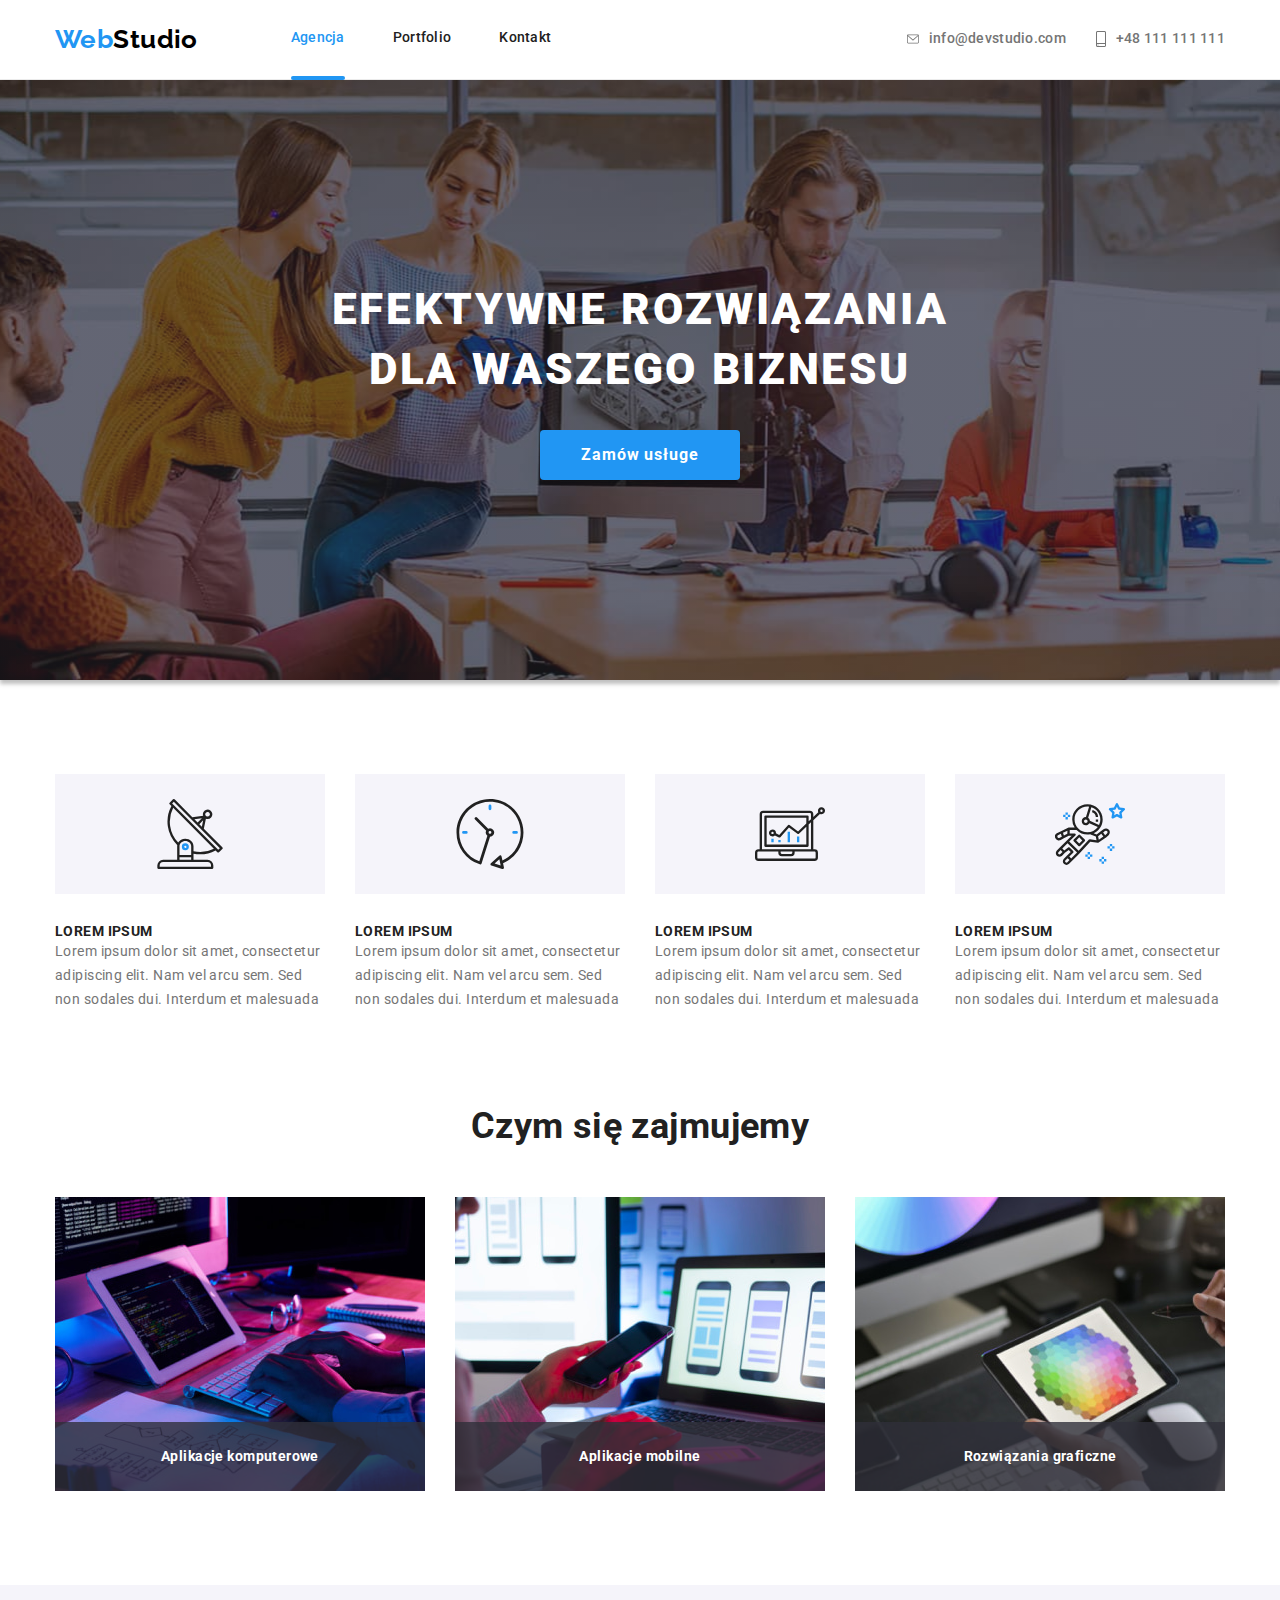
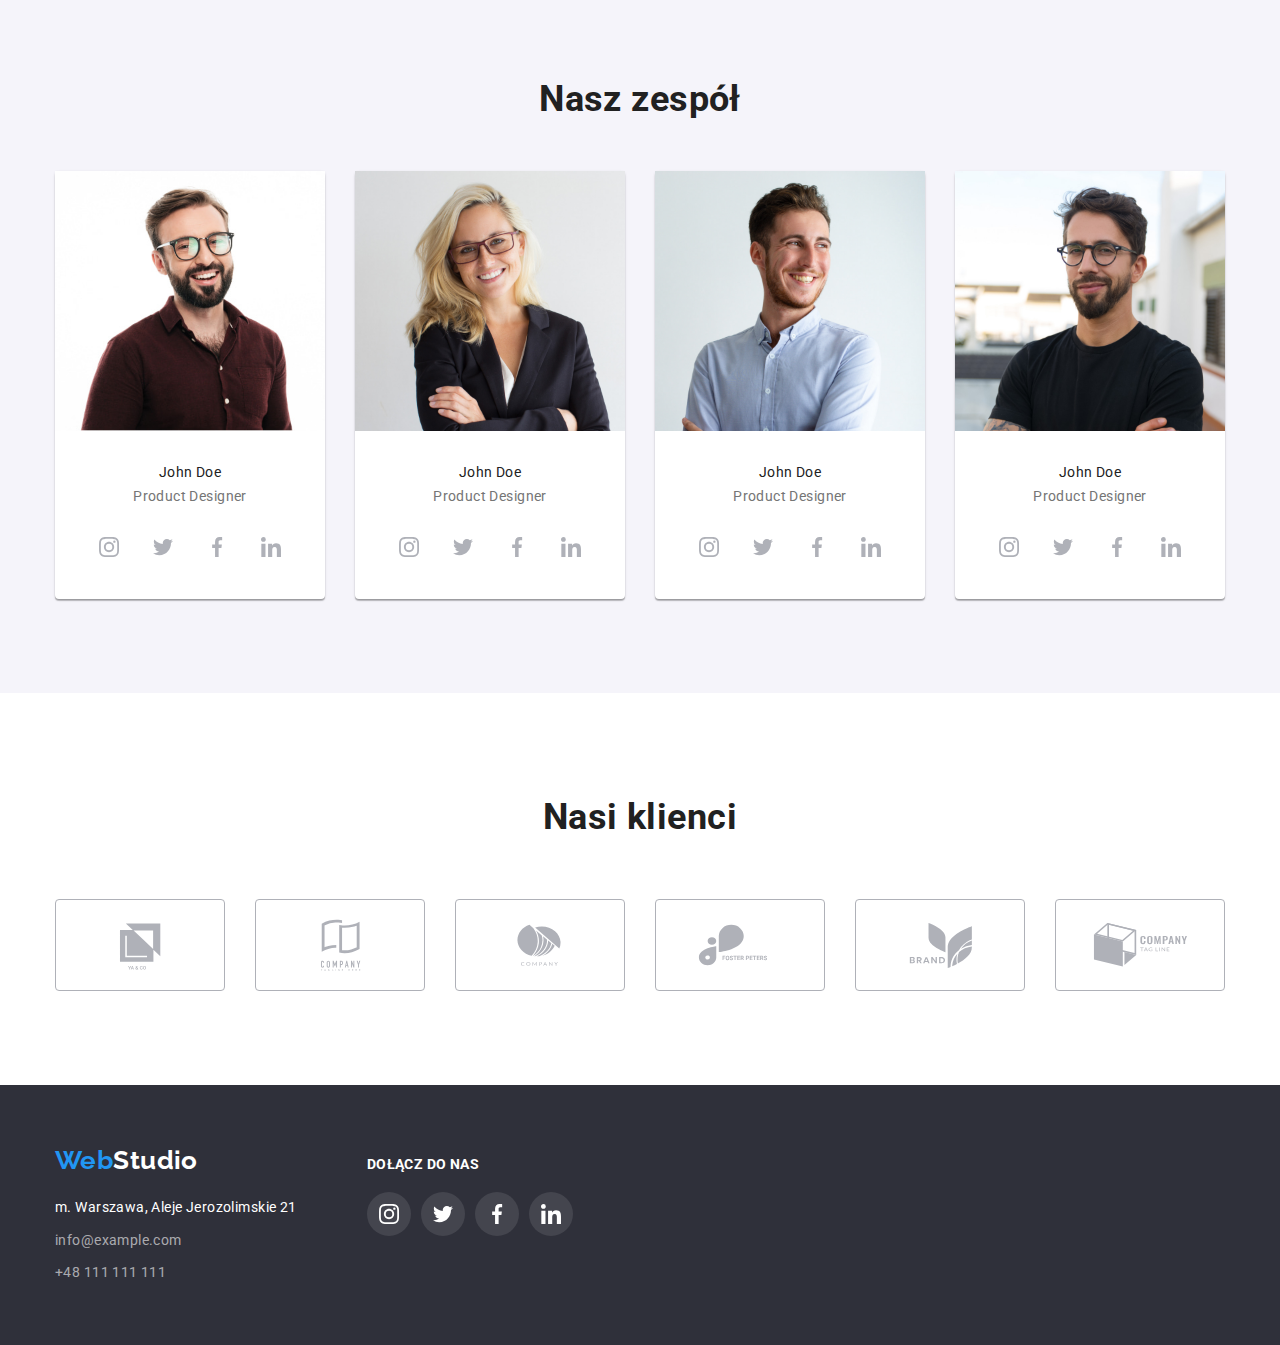
<file: index.html>
<!DOCTYPE html>
<html lang="pl">
  <head>
    <meta charset="UTF-8" />
    <meta http-equiv="X-UA-Compatible" content="IE=edge" />
    <meta name="viewport" content="width=device-width, initial-scale=1.0" />
    <link
      rel="stylesheet"
      href="https://cdnjs.cloudflare.com/ajax/libs/modern-normalize/1.0.0/modern-normalize.min.css"
    />
    <link rel="preconnect" href="https://fonts.googleapis.com" />
    <link rel="preconnect" href="https://fonts.gstatic.com" crossorigin />
    <link
      href="https://fonts.googleapis.com/css2?family=Raleway:wght@700&family=Roboto:wght@400;500;700;900&display=swap"
      rel="stylesheet"
    />
    <link rel="stylesheet" href="css/style.css" />
    <title>Studio</title>
  </head>
  <body>
    <header>
      <div class="container">
        <nav class="navigation">
          <a href="index.html" class="logo"
            ><span class="logo__blue">Web</span>Studio</a
          >
          <ul class="menu list">
            <li><a href="index.html" class="menu__a__active">Agencja</a></li>
            <li><a href="portfolio.html" class="menu__a">Portfolio</a></li>
            <li><a href="kontakt.html" class="menu__a">Kontakt</a></li>
          </ul>
        </nav>
        <ul class="contact list">
          <li class="contact__list">
            <a href="mailto:info@devstudio.com" class="header__contact__a"
              ><svg width="12" height="16" class="contact__svg">
                <use href="images/icons.svg#icon-envelope"></use>
              </svg>
              info@devstudio.com</a
            >
          </li>
          <li>
            <a href="tel:+48111111111" class="header__contact__a header__phone"
              ><svg width="10" height="16" class="contact__svg">
                <use href="images/icons.svg#icon-smartphone-1"></use>
              </svg>
              +48 111 111 111</a
            >
          </li>
        </ul>
      </div>
    </header>
    <main>
      <section class="main__section section">
        <div class="container">
          <h1 class="main__header">
            EFEKTYWNE ROZWIĄZANIA DLA WASZEGO BIZNESU
          </h1>
          <button type="button" class="order__button" data-modal-open>
            Zamów usługe
          </button>
        </div>
      </section>
      <section class="backdrop is-hidden" data-modal>
        <div class="order__table">
          <button type="button" data-modal-close>
            <svg width="18" height="18" class="order__button_svg">
              <use href="images/icons.svg#icon-close-black-18dp-2-1"></use>
            </svg>
          </button>
        </div>
      </section>
      <section class="description section section__no_space">
        <div class="container">
          <ul class="list">
            <li>
              <div class="lorem__svg">
                <svg width="70" height="70" class="lorem__svg__element">
                  <use href="images/icons.svg#icon-antenna-1"></use>
                </svg>
              </div>
              <h3 class="description__header">LOREM IPSUM</h3>
              <p class="description__p">
                Lorem ipsum dolor sit amet, consectetur adipiscing elit. Nam vel
                arcu sem. Sed non sodales dui. Interdum et malesuada
              </p>
            </li>
            <li>
              <div class="lorem__svg">
                <svg width="70" height="70" class="lorem__svg__element">
                  <use href="images/icons.svg#icon-clock-1"></use>
                </svg>
              </div>
              <h3 class="description__header">LOREM IPSUM</h3>
              <p class="description__p">
                Lorem ipsum dolor sit amet, consectetur adipiscing elit. Nam vel
                arcu sem. Sed non sodales dui. Interdum et malesuada
              </p>
            </li>
            <li>
              <div class="lorem__svg">
                <svg width="70" height="70" class="lorem__svg__element">
                  <use href="images/icons.svg#icon-diagram-1"></use>
                </svg>
              </div>
              <h3 class="description__header">LOREM IPSUM</h3>
              <p class="description__p">
                Lorem ipsum dolor sit amet, consectetur adipiscing elit. Nam vel
                arcu sem. Sed non sodales dui. Interdum et malesuada
              </p>
            </li>
            <li>
              <div class="lorem__svg">
                <svg width="70" height="70" class="lorem__svg__element">
                  <use href="images/icons.svg#icon-astronaut-1"></use>
                </svg>
              </div>
              <h3 class="description__header">LOREM IPSUM</h3>
              <p class="description__p">
                Lorem ipsum dolor sit amet, consectetur adipiscing elit. Nam vel
                arcu sem. Sed non sodales dui. Interdum et malesuada
              </p>
            </li>
          </ul>
        </div>
      </section>
      <section class="section">
        <div class="container">
          <h2 class="second__header">Czym się zajmujemy</h2>
          <ul class="list we__do">
            <li>
              <div class="we__do__description">Aplikacje komputerowe</div>
              <img
                src="images/code.jpg"
                alt="someone is writing a code"
                width="370"
                height="294"
              />
            </li>
            <li>
              <div class="we__do__description">Aplikacje mobilne</div>
              <img
                src="images/phone.jpg"
                alt="designer"
                width="370"
                height="294"
              />
            </li>
            <li>
              <div class="we__do__description">Rozwiązania graficzne</div>
              <img
                src="images/rgb.jpg"
                alt="an artist with rgb color palette"
                width="370"
                height="294"
              />
            </li>
          </ul>
        </div>
      </section>
      <section class="team section">
        <div class="container">
          <h2 class="second__header">Nasz zespół</h2>
          <ul class="list team__list">
            <li class="team__list__iteam">
              <img
                src="images/johndoe.jpg"
                alt="Our teammate"
                width="270"
                height="260"
              />
              <div class="team__description">
                <p>John Doe</p>
                <p class="team__second__p">Product Designer</p>
                <ul class="list">
                  <li>
                    <a href="" class="social__media__icon">
                      <svg width="20" height="20" class="social__media__svg">
                        <use href="images/icons.svg#icon-instagram-2"></use>
                      </svg>
                    </a>
                  </li>
                  <li>
                    <a href="" class="social__media__icon">
                      <svg width="20" height="20" class="social__media__svg">
                        <use href="images/icons.svg#icon-twitter-1"></use>
                      </svg>
                    </a>
                  </li>
                  <li>
                    <a href="" class="social__media__icon">
                      <svg width="20" height="20" class="social__media__svg">
                        <use href="images/icons.svg#icon-facebook-1"></use>
                      </svg>
                    </a>
                  </li>
                  <li>
                    <a href="#" class="social__media__icon">
                      <svg width="20" height="20" class="social__media__svg">
                        <use href="images/icons.svg#icon-linkedin-1"></use>
                      </svg>
                    </a>
                  </li>
                </ul>
              </div>
            </li>
            <li class="team__list__iteam">
              <img
                src="images/johndoe4.jpg"
                alt="Our teammate"
                width="270"
                height="260"
              />
              <div class="team__description">
                <p>John Doe</p>
                <p class="team__second__p">Product Designer</p>
                <ul class="list">
                  <li>
                    <a href="" class="social__media__icon">
                      <svg width="20" height="20" class="social__media__svg">
                        <use href="images/icons.svg#icon-instagram-2"></use>
                      </svg>
                    </a>
                  </li>
                  <li>
                    <a href="" class="social__media__icon">
                      <svg width="20" height="20" class="social__media__svg">
                        <use href="images/icons.svg#icon-twitter-1"></use>
                      </svg>
                    </a>
                  </li>
                  <li>
                    <a href="" class="social__media__icon">
                      <svg width="20" height="20" class="social__media__svg">
                        <use href="images/icons.svg#icon-facebook-1"></use>
                      </svg>
                    </a>
                  </li>
                  <li>
                    <a href="#" class="social__media__icon">
                      <svg width="20" height="20" class="social__media__svg">
                        <use href="images/icons.svg#icon-linkedin-1"></use>
                      </svg>
                    </a>
                  </li>
                </ul>
              </div>
            </li>
            <li class="team__list__iteam">
              <img
                src="images/johndoe3.jpg"
                alt="Our teammate"
                width="270"
                height="260"
              />
              <div class="team__description">
                <p>John Doe</p>
                <p class="team__second__p">Product Designer</p>
                <ul class="list">
                  <li>
                    <a href="" class="social__media__icon">
                      <svg width="20" height="20" class="social__media__svg">
                        <use href="images/icons.svg#icon-instagram-2"></use>
                      </svg>
                    </a>
                  </li>
                  <li>
                    <a href="" class="social__media__icon">
                      <svg width="20" height="20" class="social__media__svg">
                        <use href="images/icons.svg#icon-twitter-1"></use>
                      </svg>
                    </a>
                  </li>
                  <li>
                    <a href="" class="social__media__icon">
                      <svg width="20" height="20" class="social__media__svg">
                        <use href="images/icons.svg#icon-facebook-1"></use>
                      </svg>
                    </a>
                  </li>
                  <li>
                    <a href="#" class="social__media__icon">
                      <svg width="20" height="20" class="social__media__svg">
                        <use href="images/icons.svg#icon-linkedin-1"></use>
                      </svg>
                    </a>
                  </li>
                </ul>
              </div>
            </li>
            <li class="team__list__iteam">
              <img
                src="images/johndoe2.jpg"
                alt="Our teammate"
                width="270"
                height="260"
              />
              <div class="team__description">
                <p>John Doe</p>
                <p class="team__second__p">Product Designer</p>
                <ul class="list">
                  <li>
                    <a href="" class="social__media__icon">
                      <svg width="20" height="20" class="social__media__svg">
                        <use href="images/icons.svg#icon-instagram-2"></use>
                      </svg>
                    </a>
                  </li>
                  <li>
                    <a href="" class="social__media__icon">
                      <svg width="20" height="20" class="social__media__svg">
                        <use href="images/icons.svg#icon-twitter-1"></use>
                      </svg>
                    </a>
                  </li>
                  <li>
                    <a href="" class="social__media__icon">
                      <svg width="20" height="20" class="social__media__svg">
                        <use href="images/icons.svg#icon-facebook-1"></use>
                      </svg>
                    </a>
                  </li>
                  <li>
                    <a href="#" class="social__media__icon">
                      <svg width="20" height="20" class="social__media__svg">
                        <use href="images/icons.svg#icon-linkedin-1"></use>
                      </svg>
                    </a>
                  </li>
                </ul>
              </div>
            </li>
          </ul>
        </div>
      </section>
    </main>
    <section class="clients__section section">
      <div class="container">
        <h2>Nasi klienci</h2>
        <ul class="list">
          <li>
            <a class="client__svg" href="">
              <svg class="client__svg__size">
                <use
                  width="106"
                  height="60"
                  x="32"
                  y="16"
                  href="images/icons.svg#icon-Logo-5"
                ></use>
              </svg>
            </a>
          </li>
          <li>
            <a class="client__svg" href="">
              <svg class="client__svg__size">
                <use
                  width="106"
                  height="60"
                  x="32"
                  y="16"
                  href="images/icons.svg#icon-Logo-4"
                ></use>
              </svg>
            </a>
          </li>
          <li>
            <a class="client__svg" href="">
              <svg class="client__svg__size">
                <use
                  width="106"
                  height="60"
                  x="32"
                  y="16"
                  href="images/icons.svg#icon-Logo-3"
                ></use>
              </svg>
            </a>
          </li>
          <li>
            <a class="client__svg" href="">
              <svg class="client__svg__size">
                <use
                  width="106"
                  height="60"
                  x="32"
                  y="16"
                  href="images/icons.svg#icon-Logo-2"
                ></use>
              </svg>
            </a>
          </li>
          <li>
            <a class="client__svg" href="">
              <svg class="client__svg__size">
                <use
                  width="106"
                  height="60"
                  x="32"
                  y="16"
                  href="images/icons.svg#icon-Logo-1"
                ></use>
              </svg>
            </a>
          </li>
          <li>
            <a class="client__svg" href="">
              <svg class="client__svg__size">
                <use
                  width="106"
                  height="60"
                  x="32"
                  y="16"
                  href="images/icons.svg#icon-Logo"
                ></use>
              </svg>
            </a>
          </li>
        </ul>
      </div>
    </section>
    <footer class="footer__section">
      <div class="container">
        <div>
          <a href="" class="footer__logo"
            ><span class="logo__blue">Web</span>Studio</a
          >
          <address class="footer__address">
            m. Warszawa, Aleje Jerozolimskie 21
          </address>
          <ul class="contact list footer__list">
            <li>
              <a href="mailto:info@example.com" class="footer__contact__a"
                >info@example.com</a
              >
            </li>
            <li>
              <a href="tel:+48111111111" class="footer__contact__a"
                >+48 111 111 111</a
              >
            </li>
          </ul>
        </div>
        <div class="social__media">
          <h3>DOŁĄCZ DO NAS</h3>
          <ul class="list">
            <li class="">
              <a href="" class="footer__social__media">
                <svg width="20" height="20" class="footer__social__svg">
                  <use href="images/icons.svg#icon-instagram-2"></use>
                </svg>
              </a>
            </li>
            <li class="">
              <a href="" class="footer__social__media">
                <svg width="20" height="20" class="footer__social__svg">
                  <use href="images/icons.svg#icon-twitter-1"></use>
                </svg>
              </a>
            </li>
            <li class="">
              <a href="" class="footer__social__media">
                <svg width="20" height="20" class="footer__social__svg">
                  <use href="images/icons.svg#icon-facebook-1"></use>
                </svg>
              </a>
            </li>
            <li class="">
              <a href="" class="footer__social__media">
                <svg width="20" height="20" class="footer__social__svg">
                  <use href="images/icons.svg#icon-linkedin-1"></use>
                </svg>
              </a>
            </li>
          </ul>
        </div>
      </div>
    </footer>
    <script src="js/modal.js"></script>
  </body>
</html>
</file>
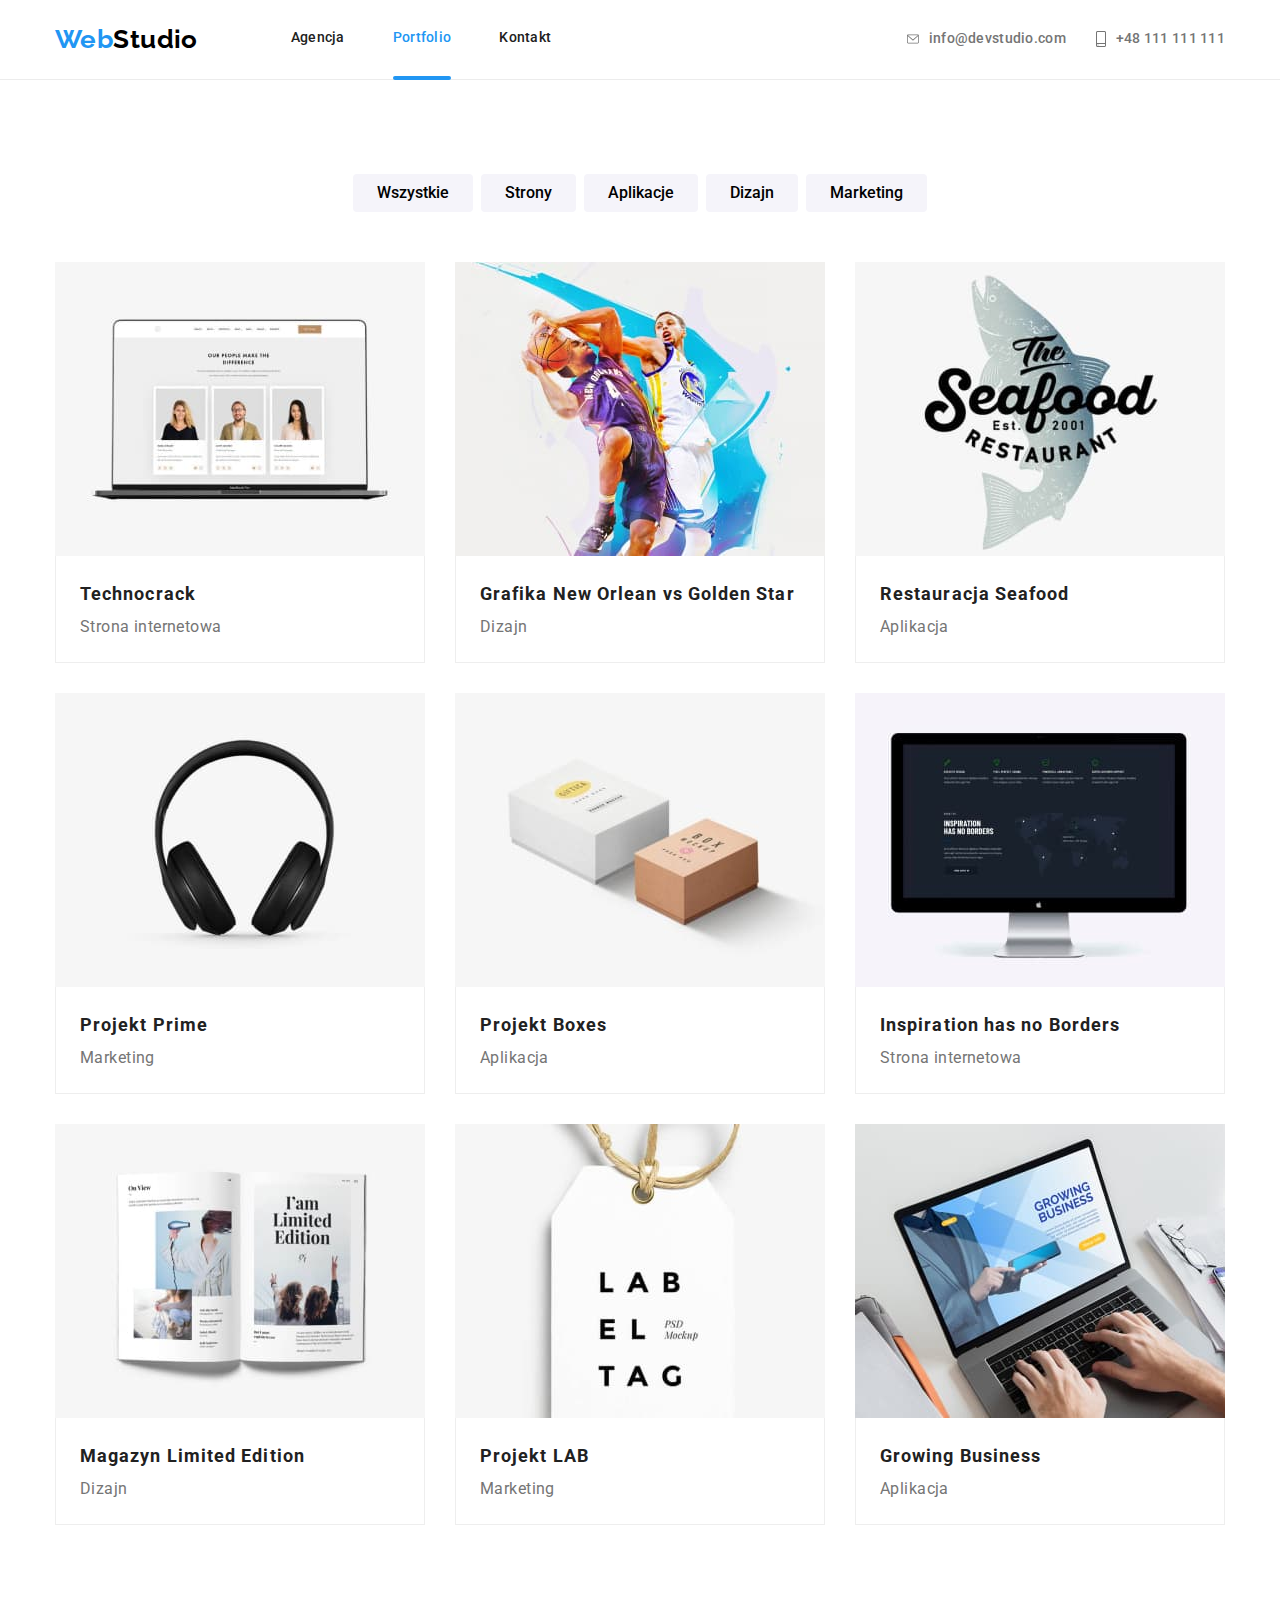
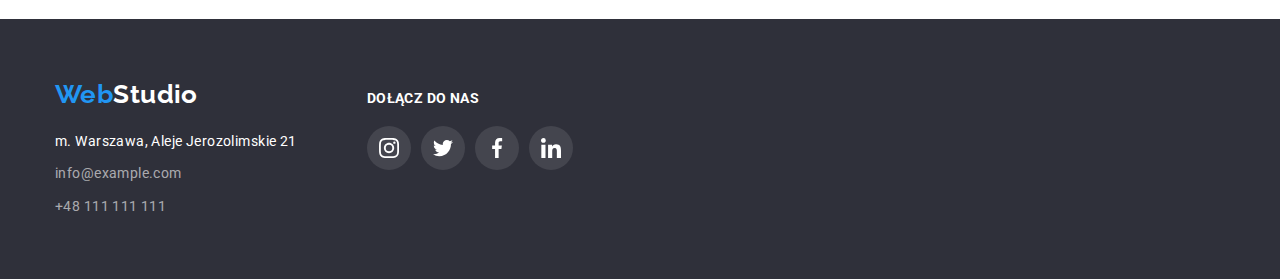
<file: portfolio.html>
<!DOCTYPE html>
<html lang="pl">
  <head>
    <meta charset="UTF-8" />
    <meta http-equiv="X-UA-Compatible" content="IE=edge" />
    <meta name="viewport" content="width=device-width, initial-scale=1.0" />
    <link
      rel="stylesheet"
      href="https://cdnjs.cloudflare.com/ajax/libs/modern-normalize/1.0.0/modern-normalize.min.css"
    />
    <link rel="preconnect" href="https://fonts.googleapis.com" />
    <link rel="preconnect" href="https://fonts.gstatic.com" crossorigin />
    <link rel="preconnect" href="https://fonts.googleapis.com" />
    <link rel="preconnect" href="https://fonts.gstatic.com" crossorigin />
    <link
      href="https://fonts.googleapis.com/css2?family=Raleway:wght@700&family=Roboto:wght@400;500;700;900&display=swap"
      rel="stylesheet"
    />
    <link rel="stylesheet" href="css/style.css" />
    <title>Portfolio</title>
  </head>
  <body>
    <header>
      <div class="container">
        <nav class="navigation">
          <a href="index.html" class="logo"
            ><span class="logo__blue">Web</span>Studio</a
          >
          <ul class="menu list">
            <li><a href="index.html" class="menu__a">Agencja</a></li>
            <li>
              <a href="portfolio.html" class="menu__a__active">Portfolio</a>
            </li>
            <li><a href="kontakt.html" class="menu__a">Kontakt</a></li>
          </ul>
        </nav>
        <ul class="contact list">
          <li class="contact__list">
            <a href="mailto:info@devstudio.com" class="header__contact__a"
              ><svg width="12" height="16" class="contact__svg">
                <use href="images/icons.svg#icon-envelope"></use>
              </svg>
              info@devstudio.com</a
            >
          </li>
          <li>
            <a href="tel:+48111111111" class="header__contact__a header__phone"
              ><svg width="10" height="16" class="contact__svg">
                <use href="images/icons.svg#icon-smartphone-1"></use>
              </svg>
              +48 111 111 111</a
            >
          </li>
        </ul>
      </div>
    </header>
    <main>
      <section class="portfolio section">
        <div class="container">
          <ul class="list portfolio__button__list">
            <li>
              <button type="button" class="portfolio__button">Wszystkie</button>
            </li>
            <li>
              <button type="button" class="portfolio__button">Strony</button>
            </li>
            <li>
              <button type="button" class="portfolio__button">Aplikacje</button>
            </li>
            <li>
              <button type="button" class="portfolio__button">Dizajn</button>
            </li>
            <li>
              <button type="button" class="portfolio__button">Marketing</button>
            </li>
          </ul>
          <ul class="p__list list">
            <li>
              <a href="#" class="portfolio__list__a">
                <div class="overlay">
                  <p>
                    Technocrack jest popularną platformą wykorzystywaną do
                    rozpowszechniania koronawirusa. Firmy wykorzystują tę
                    platformę do celów szpiegowskich i ataków na
                    niezabezpieczone serwery konkurencji
                  </p>
                </div>
                <img
                  src="images/technocrack.jpg"
                  alt="Laptop displays a website"
                  width="370"
                  height="294"
                />
                <div class="portfolio__border">
                  <p class="portfolio__first__p">Technocrack</p>
                  <p class="portfolio__second__p">Strona internetowa</p>
                </div>
              </a>
            </li>
            <li>
              <a href="" class="portfolio__list__a">
                <div class="overlay">
                  <p>
                    Technocrack jest popularną platformą wykorzystywaną do
                    rozpowszechniania koronawirusa. Firmy wykorzystują tę
                    platformę do celów szpiegowskich i ataków na
                    niezabezpieczone serwery konkurencji
                  </p>
                </div>
                <img
                  src="images/basketball.jpg"
                  alt="Two basketball players"
                  width="370"
                  height="294"
                />
                <div class="portfolio__border">
                  <p class="portfolio__first__p">
                    Grafika New Orlean vs Golden Star
                  </p>
                  <p class="portfolio__second__p">Dizajn</p>
                </div>
              </a>
            </li>
            <li>
              <a href="" class="portfolio__list__a">
                <div class="overlay">
                  <p>
                    Technocrack jest popularną platformą wykorzystywaną do
                    rozpowszechniania koronawirusa. Firmy wykorzystują tę
                    platformę do celów szpiegowskich i ataków na
                    niezabezpieczone serwery konkurencji
                  </p>
                </div>
                <img
                  src="images/seafood.jpg"
                  alt="Logo of The Seafood restaurant"
                  width="370"
                  height="294"
                />
                <div class="portfolio__border">
                  <p class="portfolio__first__p">Restauracja Seafood</p>
                  <p class="portfolio__second__p">Aplikacja</p>
                </div>
              </a>
            </li>
            <li>
              <a href="" class="portfolio__list__a">
                <div class="overlay">
                  <p>
                    Technocrack jest popularną platformą wykorzystywaną do
                    rozpowszechniania koronawirusa. Firmy wykorzystują tę
                    platformę do celów szpiegowskich i ataków na
                    niezabezpieczone serwery konkurencji
                  </p>
                </div>
                <img
                  src="images/prime.jpg"
                  alt="Headphone"
                  width="370"
                  height="294"
                />
                <div class="portfolio__border">
                  <p class="portfolio__first__p">Projekt Prime</p>
                  <p class="portfolio__second__p">Marketing</p>
                </div>
              </a>
            </li>
            <li>
              <a href="" class="portfolio__list__a">
                <div class="overlay">
                  <p>
                    Technocrack jest popularną platformą wykorzystywaną do
                    rozpowszechniania koronawirusa. Firmy wykorzystują tę
                    platformę do celów szpiegowskich i ataków na
                    niezabezpieczone serwery konkurencji
                  </p>
                </div>
                <img
                  src="images/boxes.jpg"
                  alt="Boxes"
                  width="370"
                  height="294"
                />
                <div class="portfolio__border">
                  <p class="portfolio__first__p">Projekt Boxes</p>
                  <p class="portfolio__second__p">Aplikacja</p>
                </div>
              </a>
            </li>
            <li>
              <a href="" class="portfolio__list__a">
                <div class="overlay">
                  <p>
                    Technocrack jest popularną platformą wykorzystywaną do
                    rozpowszechniania koronawirusa. Firmy wykorzystują tę
                    platformę do celów szpiegowskich i ataków na
                    niezabezpieczone serwery konkurencji
                  </p>
                </div>
                <img
                  src="images/inspiration.jpg"
                  alt="Laptop displays a website"
                  width="370"
                  height="294"
                />
                <div class="portfolio__border">
                  <p class="portfolio__first__p">Inspiration has no Borders</p>
                  <p class="portfolio__second__p">Strona internetowa</p>
                </div>
              </a>
            </li>
            <li>
              <a href="" class="portfolio__list__a">
                <div class="overlay">
                  <p>
                    Technocrack jest popularną platformą wykorzystywaną do
                    rozpowszechniania koronawirusa. Firmy wykorzystują tę
                    platformę do celów szpiegowskich i ataków na
                    niezabezpieczone serwery konkurencji
                  </p>
                </div>
                <img
                  src="images/magazyn.jpg"
                  alt="Magazyn Limited Edition"
                  width="370"
                  height="294"
                />
                <div class="portfolio__border">
                  <p class="portfolio__first__p">Magazyn Limited Edition</p>
                  <p class="portfolio__second__p">Dizajn</p>
                </div>
              </a>
            </li>
            <li>
              <a href="" class="portfolio__list__a">
                <div class="overlay">
                  <p>
                    Technocrack jest popularną platformą wykorzystywaną do
                    rozpowszechniania koronawirusa. Firmy wykorzystują tę
                    platformę do celów szpiegowskich i ataków na
                    niezabezpieczone serwery konkurencji
                  </p>
                </div>
                <img
                  src="images/lab.jpg"
                  alt="A tag"
                  width="370"
                  height="294"
                />
                <div class="portfolio__border">
                  <p class="portfolio__first__p">Projekt LAB</p>
                  <p class="portfolio__second__p">Marketing</p>
                </div>
              </a>
            </li>
            <li>
              <a href="" class="portfolio__list__a">
                <div class="overlay">
                  <p>
                    Technocrack jest popularną platformą wykorzystywaną do
                    rozpowszechniania koronawirusa. Firmy wykorzystują tę
                    platformę do celów szpiegowskich i ataków na
                    niezabezpieczone serwery konkurencji
                  </p>
                </div>
                <img
                  src="images/business.jpg"
                  alt="Someone is using laptop"
                  width="370"
                  height="294"
                />
                <div class="portfolio__border">
                  <p class="portfolio__first__p">Growing Business</p>
                  <p class="portfolio__second__p">Aplikacja</p>
                </div>
              </a>
            </li>
          </ul>
        </div>
      </section>
    </main>
    <footer class="footer__section">
      <div class="container">
        <div>
          <a href="" class="footer__logo"
            ><span class="logo__blue">Web</span>Studio</a
          >
          <address class="footer__address">
            m. Warszawa, Aleje Jerozolimskie 21
          </address>
          <ul class="contact list footer__list">
            <li>
              <a href="mailto:info@example.com" class="footer__contact__a"
                >info@example.com</a
              >
            </li>
            <li>
              <a href="tel:+48111111111" class="footer__contact__a"
                >+48 111 111 111</a
              >
            </li>
          </ul>
        </div>
        <div class="social__media">
          <h3>DOŁĄCZ DO NAS</h3>
          <ul class="list">
            <li class="">
              <a href="" class="footer__social__media">
                <svg width="20" height="20" class="footer__social__svg">
                  <use href="images/icons.svg#icon-instagram-2"></use>
                </svg>
              </a>
            </li>
            <li class="">
              <a href="" class="footer__social__media">
                <svg width="20" height="20" class="footer__social__svg">
                  <use href="images/icons.svg#icon-twitter-1"></use>
                </svg>
              </a>
            </li>
            <li class="">
              <a href="" class="footer__social__media">
                <svg width="20" height="20" class="footer__social__svg">
                  <use href="images/icons.svg#icon-facebook-1"></use>
                </svg>
              </a>
            </li>
            <li class="">
              <a href="" class="footer__social__media">
                <svg width="20" height="20" class="footer__social__svg">
                  <use href="images/icons.svg#icon-linkedin-1"></use>
                </svg>
              </a>
            </li>
          </ul>
        </div>
      </div>
    </footer>
  </body>
</html>
</file>
<file: css/style.css>
:root {
  --company-color: #2196f3;
  --grey-color: #757575;
  --section-padding: 94px;
  --icon--color: #afb1b8;
  --header--gradient: linear-gradient(
    to bottom,
    rgba(47, 48, 58, 0.4),
    rgba(47, 48, 58, 0.4)
  );
}

h1,
h2,
h3,
h4,
h5,
h6,
p,
ul {
  margin: 0;
  padding: 0;
}
body {
  font-family: "Roboto", sans-serif;
  color: #212121;
  letter-spacing: 0.03em;
  font-size: 14px;
  line-height: 1.71;
}
.list {
  list-style: none;
}
.container {
  max-width: 1200px;
  padding-left: 15px;
  padding-right: 15px;
  margin: 0 auto;
  display: flex;
  align-items: center;
  justify-content: space-between;
  flex-wrap: wrap;
}
img {
  display: block;
  max-width: 100%;
  padding: 0;
  margin: 0;
}
header {
  border-bottom: 1px solid #ececec;
}
.is-hidden {
  visibility: hidden;
  opacity: 0;
  pointer-events: none;
  transition: all 250ms ease-in;
}
.backdrop {
  position: fixed;
  top: 0;
  background-color: #00000033;
  width: 100%;
  height: 100%;
  transition: all 250ms ease-in;
  z-index: 1;
}
.order__table {
  position: absolute;
  width: 528px;
  height: 581px;
  background-color: #ffffff;
  border-radius: 4px;
  top: 50%;
  left: 50%;
  transform: translate(-50%, -50%);
  box-shadow: 0px 2px 1px 0px #00000033, 0px 1px 1px 0px #00000024,
    0px 1px 3px 0px #0000001f;
}
.order__button_svg {
  position: absolute;
  top: 5px;
  right: 5px;
}
.order__table button {
  position: absolute;
  top: 8px;
  right: 8px;
  padding: 0;
  background-color: #ffffff;
  border: 1px solid #0000001a;
  border-radius: 50%;
  width: 30px;
  height: 30px;
  cursor: pointer;
}

/* Menu&footer */
.navigation {
  display: flex;
  align-items: center;
}
.menu {
  display: flex;
}
.contact {
  display: flex;
}
.menu__a {
  color: inherit;
  text-decoration: none;
  line-height: 1.14;
  letter-spacing: 0.02em;
  font-weight: 500;
  transition: color 250ms cubic-bezier(0.4, 0, 0.2, 1);
}
.menu__a:hover,
.menu__a:focus {
  color: var(--company-color);
}
.menu__a__active {
  color: var(--company-color);
  text-decoration: none;
  line-height: 1.14;
  letter-spacing: 0.02em;
  font-weight: 500;
}
.menu__a__active::after {
  content: "";
  display: block;
  transform: translateY(27px);
  width: 100%;
  height: 4px;
  background-color: var(--company-color);
  border-radius: 2px;
}
.menu li:nth-child(2) {
  margin: 0 48px;
}
.logo {
  text-decoration: none;
  font-family: "Raleway";
  font-weight: 700;
  font-size: 26px;
  line-height: 1.19;
  color: #000000;
  margin-right: 93px;
  padding: 24px 0;
}
.logo__blue {
  color: var(--company-color);
}
.footer__logo {
  display: block;
  color: #ffffff;
  text-decoration: none;
  font-family: "Raleway";
  font-weight: 700;
  font-size: 26px;
  line-height: 1.19;
  margin-bottom: 20px;
}
.header__contact__a {
  text-decoration: none;
  font-weight: 500;
  line-height: 1.14;
  letter-spacing: 0.02em;
  color: var(--grey-color);
  display: flex;
  justify-content: center;
  align-items: center;
  fill: var(--grey-color);
  transition: color 250ms cubic-bezier(0.4, 0, 0.2, 1),
    fill 250ms cubic-bezier(0.4, 0, 0.2, 1);
}
.header__contact__a:hover,
.header__contact__a:focus {
  color: var(--company-color);
  fill: var(--company-color);
}
.header__phone {
  margin-left: 30px;
}
.contact__list {
  display: flex;
}
.footer__section {
  background-color: #2f303a;
  color: #ffffff;
  padding: 60px 0;
}
.footer__section .container {
  flex-direction: row;
  justify-content: flex-start;
}
.footer__list {
  flex-direction: column;
  justify-content: start;
}
.footer__contact__a {
  text-decoration: none;
  color: #ffffff99;
  transition: color 250ms cubic-bezier(0.4, 0, 0.2, 1);
}
.footer__contact__a:hover,
.footer__contact__a:focus {
  color: var(--company-color);
}
.footer__list li:first-child {
  padding: 9px 0;
}
footer .container {
  flex-direction: column;
  align-items: baseline;
}
.footer__address {
  font-weight: 400;
  font-style: inherit;
}
/* agencja */
.main__section {
  text-align: center;
  background-image: var(--header--gradient),
    url("../images/background-header.jpg");
  background-color: #2f303a66;
  background-size: 1600px;
  background-position: center;
  background-repeat: no-repeat;
  height: 600px;
  max-width: 1600px;
  margin: 0 auto;
  box-shadow: 0px 4px 4px 0px #00000040;
}
.section {
  padding-top: var(--section-padding);
  padding-bottom: var(--section-padding);
}
.main__header {
  font-weight: 900;
  font-size: 44px;
  line-height: 1.36;
  letter-spacing: 0.06em;
  max-width: 694px;
  height: 120px;
  margin: 0 auto;
  margin-bottom: 30px;
  color: #ffffff;
  text-align: center;
}
.main__section .container {
  flex-direction: column;
  margin-top: calc(200px - var(--section-padding));
  margin-bottom: calc(200px - var(--section-padding));
}
.order__button {
  background-color: var(--company-color);
  color: #ffffff;
  font-weight: 700;
  font-size: 16px;
  line-height: 1.87;
  letter-spacing: 0.06em;
  border: 0;
  border-radius: 4px;
  cursor: pointer;
  font-family: "Roboto", sans-serif;
  width: 200px;
  height: 50px;
  box-shadow: 0px 4px 4px 0px #00000026;
}
.description ul {
  display: flex;
  gap: 30px;
}
.description li {
  width: 270px;
}
.section__no_space {
  padding-bottom: 0px;
}
.description__header {
  font-size: 14px;
  font-weight: 700;
  line-height: 1.14;
  letter-spacing: 0.03em;
}
.description__p {
  color: var(--grey-color);
}
.we__do {
  position: relative;
  display: flex;
  gap: 30px;
}
.we__do__description {
  position: absolute;
  bottom: 0;
  background-color: #2f303acc;
  color: #ffffff;
  width: 370px;
  text-align: center;
  font-weight: 700;
  padding: 27px 0;
  line-height: 1.14;
}
.second__header {
  font-weight: 700;
  font-size: 36px;
  line-height: 1.16;
  margin: 0 auto;
  margin-bottom: 50px;
}
.team {
  background-color: #f5f4fa;
}
.team__list {
  display: flex;
  margin: 0 auto;
  gap: 30px;
}
.team__list__iteam {
  width: 270px;
  background-color: #ffffff;
  margin: 0 auto;
  border-radius: 4px;
  box-shadow: 0px 2px 1px 0px #00000033, 0px 1px 1px 0px #00000024,
    0px 1px 3px 0px #0000001f;
}
.team__description {
  text-align: center;
  justify-content: center;
  padding: 30px 0;
}
.team__description ul {
  display: flex;
  justify-content: center;
  gap: 10px;
  margin-top: 16px;
}
.team__second__p {
  color: var(--grey-color);
  font-weight: 400;
}
.clients__section ul {
  display: flex;
  gap: 30px;
}
.clients__section h2 {
  margin: 0 auto;
  font-size: 36px;
  margin-bottom: 50px;
  font-weight: 700;
}
/* portfolio */
.portfolio .container {
  flex-direction: column;
}
.portfolio__button__list {
  display: inline-flex;
  gap: 8px;
  margin-bottom: 50px;
}
.p__list {
  display: inline-flex;
  flex-wrap: wrap;
  gap: 30px;
}
.portfolio__button {
  background-color: #f5f4fa;
  font-weight: 500;
  font-size: 16px;
  line-height: 1.62;
  border: 0;
  text-align: center;
  cursor: pointer;
  font-family: "Roboto", sans-serif;
  border-radius: 4px;
  padding: 6px 24px;
  transition: background-color 250ms cubic-bezier(0.4, 0, 0.2, 1),
    color 250ms cubic-bezier(0.4, 0, 0.2, 1),
    box-shadow 250ms cubic-bezier(0.4, 0, 0.2, 1);
}
.portfolio__button:hover,
.portfolio__button:focus {
  background-color: var(--company-color);
  color: #ffffff;
  box-shadow: 0px 2px 2px 0px #0000001f;
  box-shadow: 0px 1px 2px 0px #00000014;
  box-shadow: 0px 3px 1px 0px #0000001a;
}
.portfolio__list__a {
  position: relative;
  display: flex;
  flex-direction: column;
  text-decoration: none;
  color: inherit;
  overflow: hidden;
  transition: box-shadow 250ms cubic-bezier(0.4, 0, 0.2, 1);
}
.portfolio__list__a:hover,
.portfolio__list__a:focus {
  box-shadow: 0px 1px 1px rgba(0, 0, 0, 0.12), 0px 4px 4px rgba(0, 0, 0, 0.06),
    1px 4px 6px rgba(0, 0, 0, 0.16);
}
.overlay {
  position: absolute;
  top: -1;
  left: -1;
  background-color: #2196f3e5;
  width: 100%;
  height: 294px;
  transform: translateY(100%);
  transition: transform 250ms cubic-bezier(0.4, 0, 0.2, 1);
}
.portfolio__list__a:hover .overlay,
.portfolio__list__a:focus .overlay {
  transform: translateY(0);
}
.overlay > p {
  font-weight: 400;
  line-height: 1.55;
  letter-spacing: 0.03em;
  font-size: 18px;
  color: #ffffff;
  margin: 49px 45px 49px 24px;
}
.portfolio__border {
  border: 1px solid #eeeeee;
  border-top: 0px;
  background-color: #ffffff;
  z-index: 1;
}
.portfolio__first__p {
  font-weight: 700;
  font-size: 18px;
  line-height: 2;
  letter-spacing: 0.06em;
  padding-top: 20px;
  padding-left: 24px;
}
.portfolio__second__p {
  color: var(--grey-color);
  font-size: 16px;
  line-height: 1.87;
  padding-bottom: 20px;
  padding-left: 24px;
}
/* SVG section */
.lorem__svg {
  display: flex;
  width: 270px;
  height: 120px;
  background-color: #f5f4fa;
  margin-bottom: 30px;
}
.client__svg {
  width: 170px;
  height: 92px;
  border: 1px solid #afb1b8;
  border-radius: 4px;
  display: block;
  fill: var(--icon--color);
  transition: fill 250ms cubic-bezier(0.4, 0, 0.2, 1),
    border-color 250ms cubic-bezier(0.4, 0, 0.2, 1);
}
.client__svg:hover,
.client__svg:focus {
  fill: var(--company-color);
  border-color: var(--company-color);
}
.client__svg__size {
  width: inherit;
  height: inherit;
}
.social__media__icon {
  width: 44px;
  height: 44px;
  background-color: #ffffff;
  display: flex;
  border-radius: 50%;
  fill: #afb1b8;
  transition: fill 250ms cubic-bezier(0.4, 0, 0.2, 1),
    background-color 250ms cubic-bezier(0.4, 0, 0.2, 1);
}
.social__media__icon:hover,
.social__media__icon:focus {
  background-color: var(--company-color);
  fill: #ffffff;
  cursor: pointer;
}
.social__media {
  margin-left: 70px;
}
.social__media h3 {
  font-size: 14px;
  margin-bottom: 20px;
  line-height: 1.13em;
  font-weight: 700;
}
.social__media ul {
  display: flex;
  gap: 10px;
}
.lorem__svg__element {
  margin: auto;
}
.social__media__svg {
  margin: auto;
}
.footer__social__media {
  width: 44px;
  height: 44px;
  background-color: #ffffff1a;
  display: flex;
  border-radius: 50%;
  fill: #afb1b8;
  transition: background-color 250ms cubic-bezier(0.4, 0, 0.2, 1);
}
.footer__social__media:hover,
.footer__social__media:focus {
  background-color: var(--company-color);
  cursor: pointer;
}
.footer__social__svg {
  margin: auto;
  fill: #ffffff;
}
.contact__svg {
  margin-right: 10px;
}
</file>
